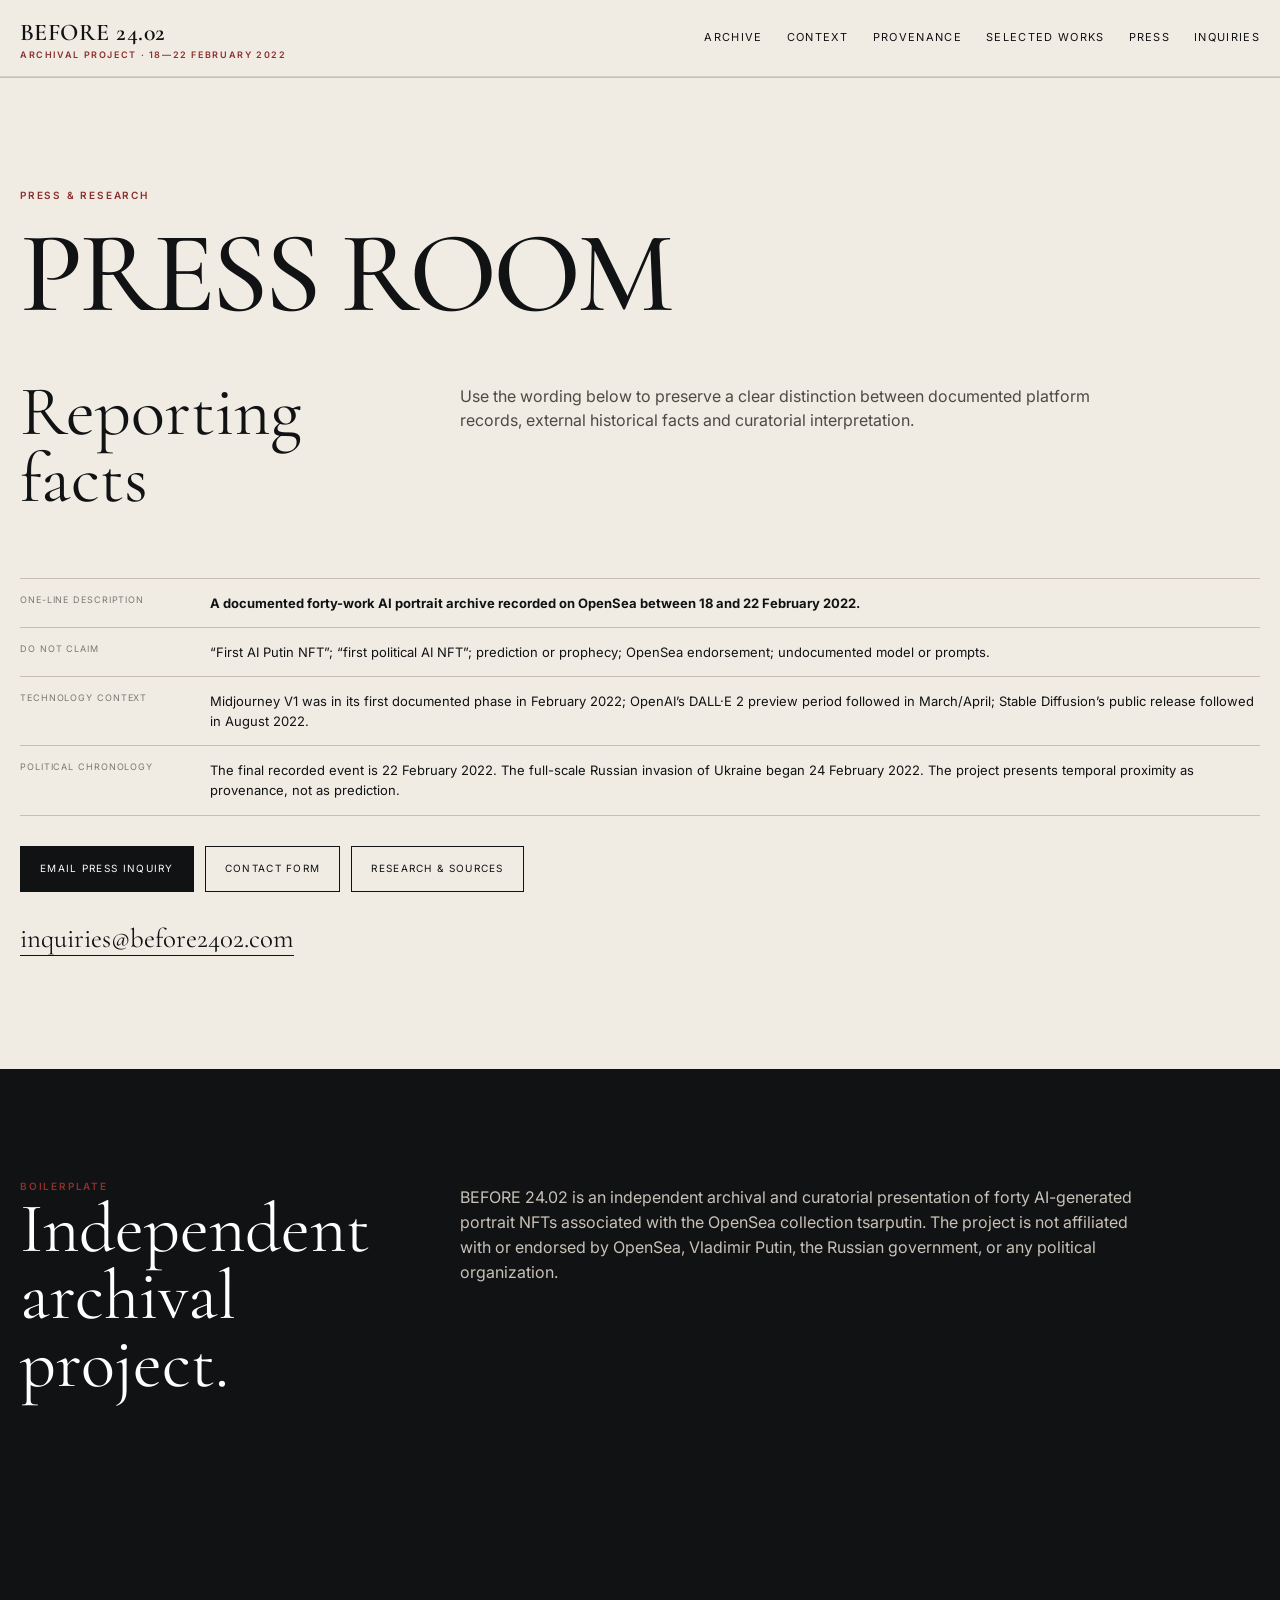
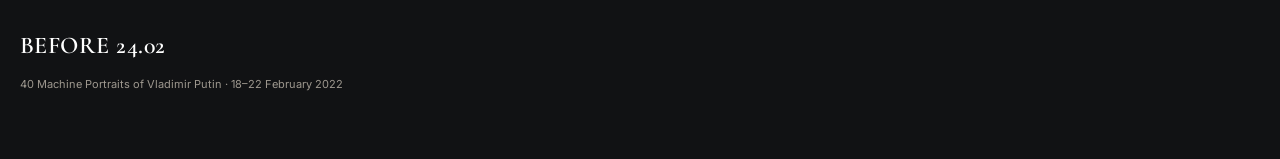
<file: press.html>
<!doctype html><html lang="en"><head><meta charset="utf-8"><meta name="viewport" content="width=device-width,initial-scale=1"><title>Press — BEFORE 24.02</title><meta name="description" content="Press facts and verification notes for BEFORE 24.02."><meta name="theme-color" content="#f0ece4"><link rel="stylesheet" href="/assets/style.css"></head><body><header class="nav"><div class="wrap navin"><a class="brand" href="/"><span>BEFORE 24.02</span><small>ARCHIVAL PROJECT · 18—22 FEBRUARY 2022</small></a><button class="menu" aria-label="Open menu">☰</button><nav class="links"><a href="/#archive">Archive</a><a href="/#context">Context</a><a href="/#provenance">Provenance</a><a href="/#selected">Selected works</a><a href="/press.html">Press</a><a href="/#inquiries">Inquiries</a></nav></div></header><main><section class="section"><div class="wrap"><div class="kicker">Press & research</div><h1 class="display" style="font-size:clamp(60px,9vw,126px)">PRESS ROOM</h1><div class="section-title" style="margin-top:55px"><h2>Reporting facts</h2><p>Use the wording below to preserve a clear distinction between documented platform records, external historical facts and curatorial interpretation.</p></div><div class="data-table"><div class="drow"><span>One-line description</span><b>A documented forty-work AI portrait archive recorded on OpenSea between 18 and 22 February 2022.</b></div><div class="drow"><span>Do not claim</span><span>“First AI Putin NFT”; “first political AI NFT”; prediction or prophecy; OpenSea endorsement; undocumented model or prompts.</span></div><div class="drow"><span>Technology context</span><span>Midjourney V1 was in its first documented phase in February 2022; OpenAI’s DALL·E 2 preview period followed in March/April; Stable Diffusion’s public release followed in August 2022.</span></div><div class="drow"><span>Political chronology</span><span>The final recorded event is 22 February 2022. The full-scale Russian invasion of Ukraine began 24 February 2022. The project presents temporal proximity as provenance, not as prediction.</span></div></div><div class="actions"><a class="btn dark" href="mailto:inquiries@before2402.com?subject=Press%20Inquiry%20—%20BEFORE%2024.02">Email press inquiry</a><a class="btn" href="/#inquiries">Contact form</a><a class="btn" href="/sources.html">Research & sources</a></div><p class="contact-email"><a href="mailto:inquiries@before2402.com">inquiries@before2402.com</a></p></div></section><section class="section dark"><div class="wrap"><div class="section-title"><div><div class="kicker">Boilerplate</div><h2 style="color:white">Independent archival project.</h2></div><p>BEFORE 24.02 is an independent archival and curatorial presentation of forty AI-generated portrait NFTs associated with the OpenSea collection tsarputin. The project is not affiliated with or endorsed by OpenSea, Vladimir Putin, the Russian government, or any political organization.</p></div></div></section></main><footer class="footer"><div class="wrap"><div class="brand">BEFORE 24.02</div><p class="legal">40 Machine Portraits of Vladimir Putin · 18–22 February 2022</p></div></footer><script src="/assets/site.js"></script></body></html>
</file>
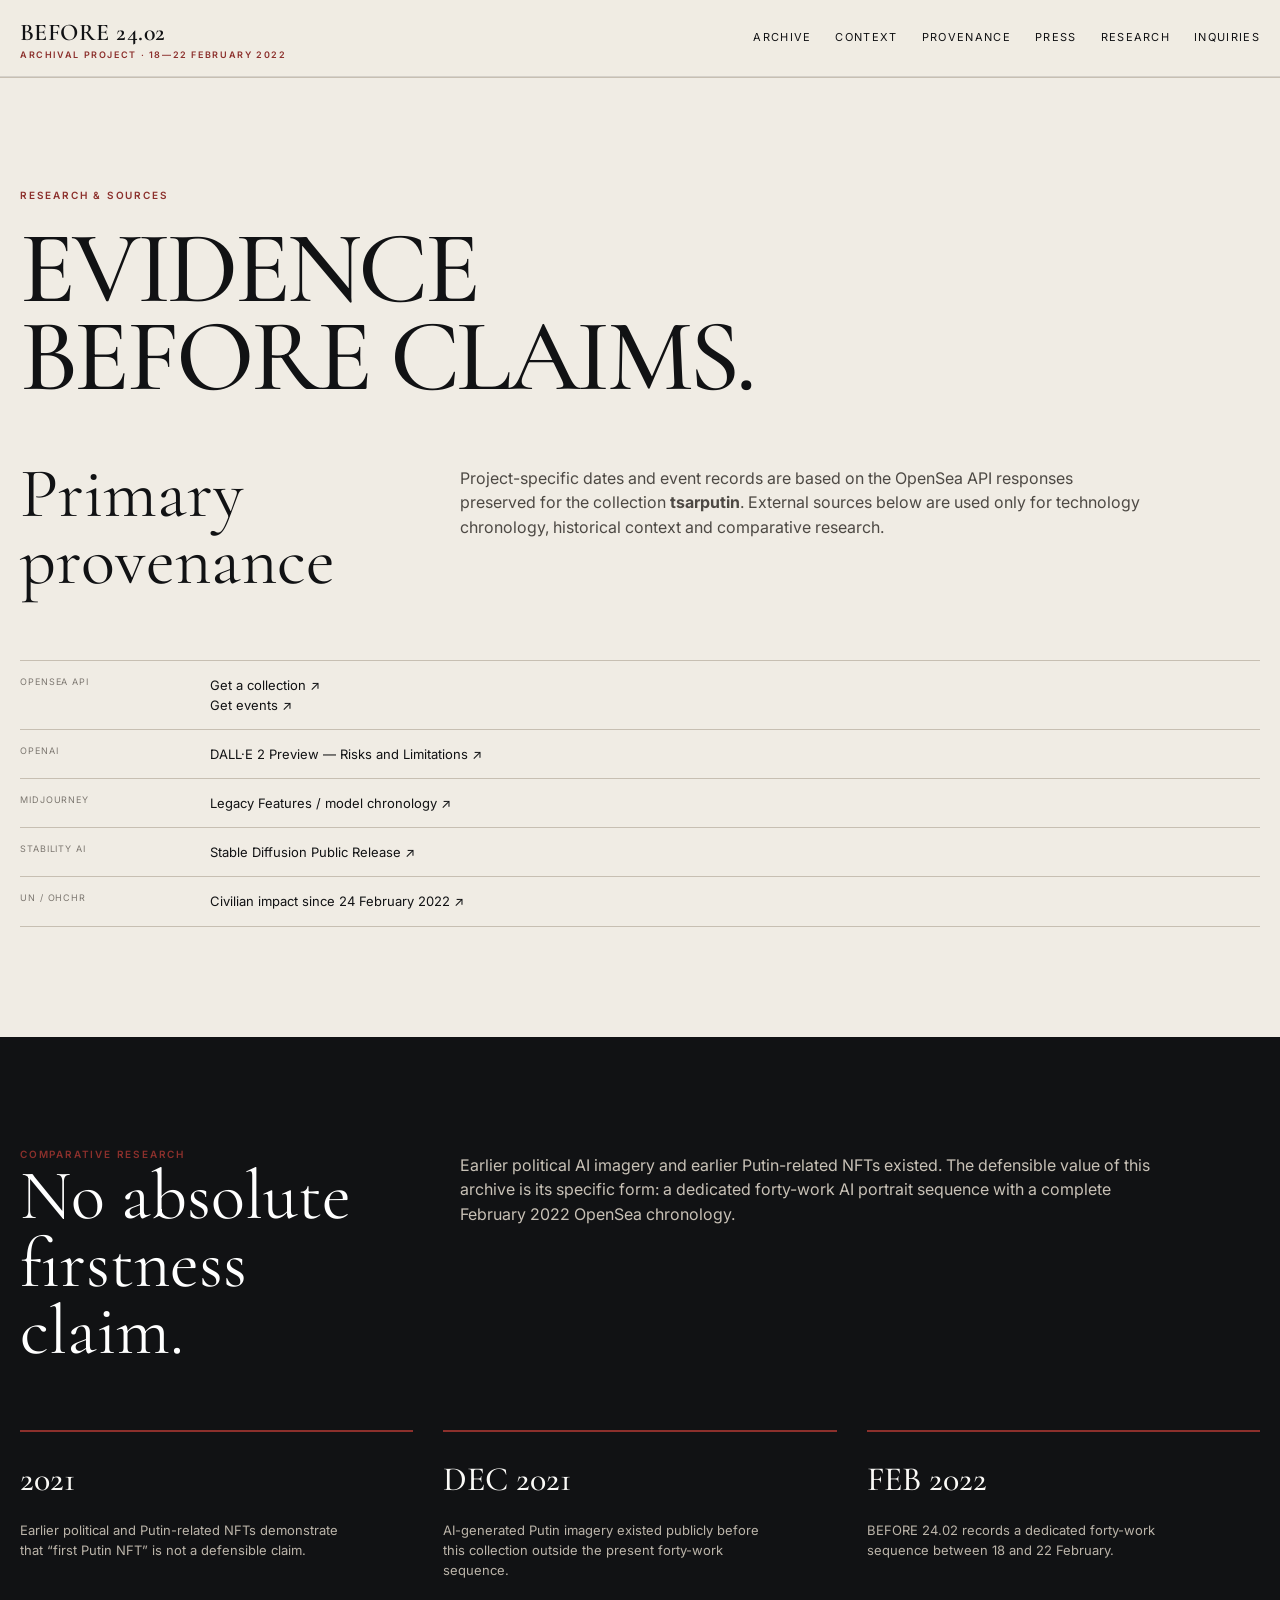
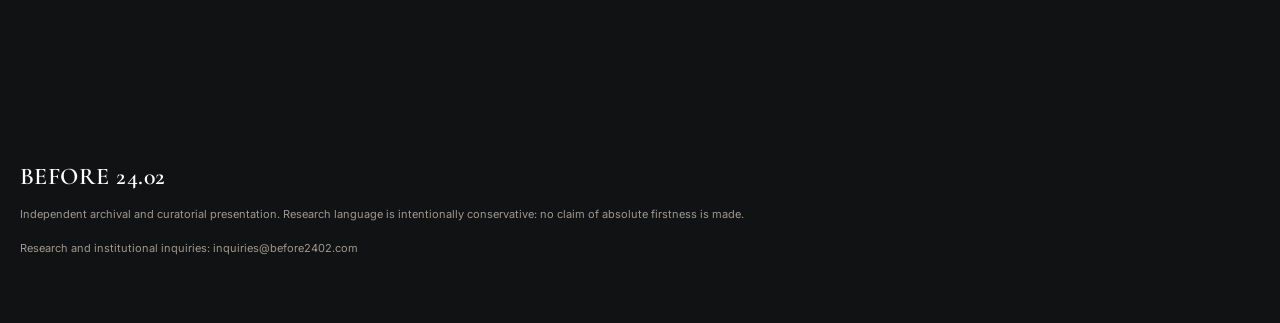
<file: sources.html>
<!doctype html><html lang="en"><head><meta charset="utf-8"><meta name="viewport" content="width=device-width,initial-scale=1"><title>Research & Sources — BEFORE 24.02</title><meta name="description" content="Research notes and source references for BEFORE 24.02."><link rel="stylesheet" href="/assets/style.css"></head><body><header class="nav"><div class="wrap navin"><a class="brand" href="/"><span>BEFORE 24.02</span><small>ARCHIVAL PROJECT · 18—22 FEBRUARY 2022</small></a><button class="menu" aria-label="Open menu">☰</button><nav class="links"><a href="/#archive">Archive</a><a href="/#context">Context</a><a href="/#provenance">Provenance</a><a href="/press.html">Press</a><a href="/sources.html">Research</a><a href="/#inquiries">Inquiries</a></nav></div></header><main><section class="section"><div class="wrap"><div class="kicker">Research & sources</div><h1 class="display" style="font-size:clamp(54px,8vw,112px)">EVIDENCE<br>BEFORE CLAIMS.</h1><div class="section-title" style="margin-top:60px"><h2>Primary provenance</h2><p>Project-specific dates and event records are based on the OpenSea API responses preserved for the collection <b>tsarputin</b>. External sources below are used only for technology chronology, historical context and comparative research.</p></div><div class="data-table"><div class="drow"><span>OpenSea API</span><span><a href="https://docs.opensea.io/reference/get_collection" target="_blank" rel="noopener">Get a collection ↗</a><br><a href="https://docs.opensea.io/reference/list_events" target="_blank" rel="noopener">Get events ↗</a></span></div><div class="drow"><span>OpenAI</span><span><a href="https://github.com/openai/dalle-2-preview/blob/main/system-card.md" target="_blank" rel="noopener">DALL·E 2 Preview — Risks and Limitations ↗</a></span></div><div class="drow"><span>Midjourney</span><span><a href="https://docs.midjourney.com/hc/en-us/articles/33329788681101-Legacy-Features" target="_blank" rel="noopener">Legacy Features / model chronology ↗</a></span></div><div class="drow"><span>Stability AI</span><span><a href="https://stability.ai/news-updates/stable-diffusion-public-release" target="_blank" rel="noopener">Stable Diffusion Public Release ↗</a></span></div><div class="drow"><span>UN / OHCHR</span><span><a href="https://ukraine.ohchr.org/en/two-year-update-protection-civilians-impact-hostilities-civilians-24-february-2022-EN" target="_blank" rel="noopener">Civilian impact since 24 February 2022 ↗</a></span></div></div></div></section><section class="section dark"><div class="wrap"><div class="section-title"><div><div class="kicker">Comparative research</div><h2 style="color:white">No absolute firstness claim.</h2></div><p>Earlier political AI imagery and earlier Putin-related NFTs existed. The defensible value of this archive is its specific form: a dedicated forty-work AI portrait sequence with a complete February 2022 OpenSea chronology.</p></div><div class="timeline"><div class="tline"><b>2021</b><p>Earlier political and Putin-related NFTs demonstrate that “first Putin NFT” is not a defensible claim.</p></div><div class="tline"><b>DEC 2021</b><p>AI-generated Putin imagery existed publicly before this collection outside the present forty-work sequence.</p></div><div class="tline"><b>FEB 2022</b><p>BEFORE 24.02 records a dedicated forty-work sequence between 18 and 22 February.</p></div></div></div></section></main><footer class="footer"><div class="wrap"><div class="brand">BEFORE 24.02</div><p class="legal">Independent archival and curatorial presentation. Research language is intentionally conservative: no claim of absolute firstness is made.<br><br>Research and institutional inquiries: <a href="mailto:inquiries@before2402.com">inquiries@before2402.com</a></p></div></footer><script src="/assets/site.js"></script></body></html>
</file>
<file: assets/style.css>
@import url('https://fonts.googleapis.com/css2?family=Cormorant+Garamond:ital,wght@0,400;0,500;0,600;1,400&family=Inter:wght@400;500;600&display=swap');
:root{--ink:#111214;--paper:#f0ece4;--paper2:#e9e3d8;--muted:#7c7770;--oxide:#8c302c;--rule:#c7bfb2;--white:#fbfaf7;--blue:#2081e2;--sans:'Inter',system-ui,sans-serif;--serif:'Cormorant Garamond','Iowan Old Style','Palatino Linotype',Georgia,serif;--max:1380px}
*{box-sizing:border-box}html{scroll-behavior:smooth}body{margin:0;background:var(--paper);color:var(--ink);font-family:var(--sans);font-size:16px;line-height:1.55;-webkit-font-smoothing:antialiased}a{color:inherit;text-decoration:none}img{display:block;max-width:100%}button,input,textarea,select{font:inherit}.wrap{width:min(calc(100% - 40px),var(--max));margin:auto}.nav{position:sticky;top:0;z-index:50;background:rgba(240,236,228,.93);backdrop-filter:blur(16px);border-bottom:1px solid rgba(17,18,20,.12)}.navin{height:76px;display:flex;align-items:center;justify-content:space-between;gap:24px}.brand{font-family:var(--serif);font-weight:600;font-size:24px;letter-spacing:.02em}.brand small{font-family:var(--sans);font-size:9px;letter-spacing:.18em;color:var(--oxide);display:block;margin-top:-4px}.links{display:flex;gap:24px;align-items:center;font-size:11px;letter-spacing:.12em;text-transform:uppercase}.links a:hover{color:var(--oxide)}.menu{display:none;border:0;background:transparent;font-size:22px}.hero{min-height:calc(100vh - 76px);display:grid;grid-template-columns:1.1fr .9fr;align-items:end;padding:72px 0 48px}.eyebrow{font-size:10px;text-transform:uppercase;letter-spacing:.2em;color:var(--oxide);font-weight:600}.hero h1,.display{font-family:var(--serif);font-weight:500;line-height:.86;letter-spacing:-.035em;margin:20px 0}.hero h1{font-size:clamp(72px,11vw,170px)}.hero h1 span{display:block;color:var(--oxide)}.herocopy{padding:0 0 18px 8vw;max-width:540px}.hero h2{font-family:var(--serif);font-size:clamp(28px,3.2vw,48px);font-weight:400;line-height:1.05;margin:0 0 24px}.lede{font-size:17px;color:#373532;max-width:620px}.actions{display:flex;gap:11px;flex-wrap:wrap;margin-top:30px}.btn{display:inline-flex;justify-content:center;align-items:center;min-height:46px;border:1px solid var(--ink);padding:0 19px;font-size:10px;letter-spacing:.13em;text-transform:uppercase;background:transparent;cursor:pointer}.btn.dark{background:var(--ink);color:var(--white)}.btn:hover{background:var(--oxide);border-color:var(--oxide);color:white}.section{padding:110px 0;border-top:1px solid var(--rule)}.section.dark{background:var(--ink);color:var(--white);border:0}.section-title{display:grid;grid-template-columns:1fr 2fr;gap:40px;margin-bottom:65px}.section-title h2{font-family:var(--serif);font-size:clamp(44px,5.5vw,78px);font-weight:400;line-height:.96;margin:0}.section-title p{max-width:690px;color:#4d4944;margin:6px 0 0}.dark .section-title p{color:#c8c1b6}.kicker{font-size:10px;letter-spacing:.18em;text-transform:uppercase;color:var(--oxide);font-weight:600}.facts{display:grid;grid-template-columns:repeat(4,1fr);gap:1px;background:var(--rule);border:1px solid var(--rule)}.fact{background:var(--paper);padding:28px 26px}.fact b{display:block;font-family:var(--serif);font-size:31px;font-weight:500}.fact span{font-size:9px;letter-spacing:.14em;text-transform:uppercase;color:var(--muted)}.quote{font-family:var(--serif);font-size:clamp(35px,5vw,70px);line-height:1.05;font-weight:400;max-width:1120px;margin:0}.quote em{color:var(--oxide);font-style:normal}.timeline{margin-top:60px;display:grid;grid-template-columns:repeat(3,1fr);gap:30px}.tline{padding-top:22px;border-top:2px solid var(--oxide)}.tline b{font-family:var(--serif);font-size:34px;font-weight:500}.tline p{font-size:13px;color:#bcb5aa;max-width:320px}.feature-grid{display:grid;grid-template-columns:1.1fr .9fr;gap:12px}.feature-stack{display:grid;grid-template-columns:1fr 1fr;gap:12px}.art-card{position:relative;background:#d8d2c8;overflow:hidden;cursor:pointer}.art-card img{width:100%;aspect-ratio:4/5;object-fit:cover;transition:transform .6s ease,filter .4s ease}.art-card:hover img{transform:scale(1.015)}.art-meta{display:flex;justify-content:space-between;align-items:flex-end;padding:13px 0 0}.art-meta b{font-family:var(--serif);font-size:24px;font-weight:500}.art-meta span{font-size:9px;letter-spacing:.1em;text-transform:uppercase;color:var(--muted)}.archive-controls{display:flex;justify-content:space-between;align-items:center;margin-bottom:26px;gap:20px}.archive-controls select{background:transparent;border:0;border-bottom:1px solid var(--ink);padding:8px 28px 8px 0}.archive-grid{display:grid;grid-template-columns:repeat(5,1fr);gap:36px 18px}.archive-item img{width:100%;aspect-ratio:4/5;object-fit:cover;background:#d8d2c8}.archive-item .num{font-family:var(--serif);font-size:22px;margin-top:10px}.archive-item .date{font-size:9px;letter-spacing:.1em;text-transform:uppercase;color:var(--muted)}.archive-item:hover .num{color:var(--oxide)}.provenance-grid{display:grid;grid-template-columns:1fr 1fr;gap:65px}.data-table{border-top:1px solid var(--rule)}.drow{display:grid;grid-template-columns:170px 1fr;gap:20px;padding:14px 0;border-bottom:1px solid var(--rule);font-size:13px}.drow span:first-child{font-size:9px;letter-spacing:.1em;text-transform:uppercase;color:var(--muted)}.mono{font-family:ui-monospace,SFMono-Regular,Menlo,monospace;font-size:11px;overflow-wrap:anywhere}.source-badge{display:inline-flex;align-items:center;gap:10px;margin-top:22px;font-size:11px}.osdot{width:28px;height:28px;border-radius:50%;background:var(--blue);display:grid;place-items:center;color:white;font-weight:600;font-size:10px}.inquiry{display:grid;grid-template-columns:1fr 1fr;gap:60px}.form{display:grid;gap:14px}.field{display:grid;gap:6px}.field label{font-size:9px;letter-spacing:.12em;text-transform:uppercase;color:var(--muted)}.field input,.field textarea,.field select{border:0;border-bottom:1px solid #8f8a82;background:transparent;padding:12px 0;outline:none}.field textarea{min-height:110px;resize:vertical}.footer{background:var(--ink);color:#d9d3ca;padding:55px 0}.footer-grid{display:grid;grid-template-columns:1.2fr 1fr 1fr;gap:30px}.footer .brand{color:white}.footer p{font-size:11px;color:#9e988f}.smalllinks{display:grid;gap:8px;font-size:11px}.smalllinks a:hover{color:white}.modal{position:fixed;inset:0;display:none;z-index:100;background:rgba(12,13,14,.82);padding:20px;overflow:auto}.modal.open{display:grid;place-items:center}.modal-box{width:min(720px,100%);background:var(--paper);padding:34px;position:relative}.close{position:absolute;right:18px;top:14px;border:0;background:transparent;font-size:28px;cursor:pointer}.modal-title{font-family:var(--serif);font-size:42px;margin:0 0 3px}.notice{padding:14px 16px;border-left:3px solid var(--oxide);background:var(--paper2);font-size:12px;color:#514d48}.work-page{padding:70px 0 110px}.work-layout{display:grid;grid-template-columns:minmax(0,1.15fr) minmax(330px,.85fr);gap:70px}.work-image img{width:100%;max-height:78vh;object-fit:contain;background:#d8d2c8}.work-title{font-family:var(--serif);font-size:64px;line-height:.9;margin:6px 0 10px;font-weight:500}.work-sub{font-family:var(--serif);font-size:25px;color:var(--oxide);font-style:italic}.work-note{font-family:var(--serif);font-size:24px;line-height:1.25;margin:32px 0;color:#3f3b37}.pager{display:flex;justify-content:space-between;border-top:1px solid var(--rule);padding-top:18px;margin-top:50px;font-size:11px;text-transform:uppercase;letter-spacing:.1em}.legal{font-size:10px;color:var(--muted);max-width:860px}.mobile-only{display:none}
@media(max-width:1000px){.hero{grid-template-columns:1fr;align-items:center}.hero h1{font-size:clamp(78px,19vw,130px)}.hero-copy,.hero copy{padding:30px 0 0}.hero-copy{padding:20px 0 0}.hero .herocopy{padding-left:0}.section-title{grid-template-columns:1fr}.archive-grid{grid-template-columns:repeat(3,1fr)}.feature-grid,.provenance-grid,.inquiry,.work-layout{grid-template-columns:1fr}.work-image img{max-height:none}.facts{grid-template-columns:repeat(2,1fr)}.footer-grid{grid-template-columns:1fr 1fr}.footer-grid>div:first-child{grid-column:1/-1}}
@media(max-width:700px){.wrap{width:min(calc(100% - 28px),var(--max))}.navin{height:64px}.links{display:none;position:absolute;top:64px;left:0;right:0;background:var(--paper);padding:20px 14px 26px;border-bottom:1px solid var(--rule);flex-direction:column;align-items:flex-start}.links.open{display:flex}.menu{display:block}.hero{min-height:auto;padding:72px 0 60px}.hero h1{font-size:clamp(67px,21vw,105px)}.herocopy{padding:20px 0 0}.section{padding:76px 0}.section-title{margin-bottom:38px}.archive-grid{grid-template-columns:repeat(2,1fr);gap:28px 12px}.timeline{grid-template-columns:1fr}.feature-grid,.feature-stack{grid-template-columns:1fr}.facts{grid-template-columns:1fr 1fr}.fact{padding:20px 15px}.fact b{font-size:25px}.drow{grid-template-columns:1fr;gap:4px}.footer-grid{grid-template-columns:1fr}.work-title{font-size:50px}.modal-box{padding:28px 20px}.mobile-only{display:block}}
@media(prefers-reduced-motion:reduce){*{scroll-behavior:auto!important;transition:none!important}}

/* Museum v2 */
.museum-hero{padding:58px 0 70px;border-bottom:1px solid var(--rule)}
.museum-hero-grid{display:grid;grid-template-columns:minmax(0,.9fr) minmax(420px,1.1fr);gap:7vw;align-items:end;min-height:calc(100vh - 76px)}
.museum-hero-copy{padding-bottom:2vh}
.museum-hero-copy h1{font-family:var(--serif);font-weight:500;font-size:clamp(82px,11vw,166px);line-height:.76;letter-spacing:-.055em;margin:24px 0 38px}
.museum-hero-copy h1 span{color:var(--oxide)}
.museum-hero-copy h2{font-family:var(--serif);font-weight:400;font-size:clamp(28px,3vw,46px);line-height:1.02;margin:0 0 20px;max-width:570px}
.museum-hero-copy>p{max-width:520px;color:#4a4641}
.museum-hero-art{margin:0;align-self:stretch;display:grid;align-content:end}
.museum-hero-art img{width:100%;height:min(74vh,820px);object-fit:contain;background:#ded8cf}
.museum-hero-art figcaption{display:flex;justify-content:space-between;gap:18px;padding-top:13px;border-top:1px solid var(--ink);margin-top:12px;font-size:9px;letter-spacing:.1em;text-transform:uppercase}
.museum-hero-art figcaption span{color:var(--muted)}
.statement-band{padding:92px 0 96px}
.anchors-grid{display:grid;grid-template-columns:1fr 1fr;gap:7vw}
.anchor-work img{width:100%;aspect-ratio:4/5;object-fit:cover;background:#d8d2c8}
.anchor-caption{display:flex;justify-content:space-between;align-items:end;gap:20px;padding-top:18px}
.anchor-caption h3{font-family:var(--serif);font-size:38px;font-weight:500;margin:2px 0 0}
.anchor-time{font-size:9px;color:var(--muted);letter-spacing:.08em;text-transform:uppercase;text-align:right;padding-bottom:5px}
.signature-grid{display:grid;grid-template-columns:1.12fr .88fr;gap:70px 6vw;align-items:start}
.signature-work img{width:100%;object-fit:cover;background:#d8d2c8}
.signature-work.s-006 img,.signature-work.s-032 img{aspect-ratio:4/5}
.signature-work.s-027,.signature-work.s-037{margin-top:12vw}
.signature-work.s-027 img,.signature-work.s-037 img{aspect-ratio:5/6}
.signature-caption{display:flex;justify-content:space-between;align-items:end;gap:18px;border-top:1px solid var(--ink);padding-top:12px;margin-top:12px}
.signature-caption h3{font-family:var(--serif);font-size:32px;font-weight:500;margin:2px 0 0}
.signature-caption>span{font-size:9px;color:var(--muted);text-transform:uppercase;letter-spacing:.08em}
.archive-entry{margin-top:110px;padding:34px 0;border-top:1px solid var(--ink);border-bottom:1px solid var(--ink);display:flex;align-items:center;justify-content:space-between;gap:30px}
.archive-entry h3{font-family:var(--serif);font-size:42px;font-weight:500;margin:4px 0 0}
.inquiries-section{background:#e8e2d8}
.archive-hero{padding:110px 0 80px}
.archive-hero h1{font-family:var(--serif);font-weight:500;font-size:clamp(72px,12vw,165px);line-height:.82;letter-spacing:-.055em;margin:22px 0 45px}
.archive-intro{display:grid;grid-template-columns:1fr 1fr;gap:7vw;max-width:980px;font-family:var(--serif);font-size:24px;line-height:1.2}
.archive-catalog{padding:20px 0 120px}
.archive-catalog-head{display:grid;grid-template-columns:auto auto auto 1fr;gap:14px;align-items:center;border-top:1px solid var(--ink);padding:14px 0 28px;font-size:9px;letter-spacing:.1em;text-transform:uppercase}
.catalog-note{text-align:right;color:var(--muted)}
.archive-page-grid{grid-template-columns:repeat(4,1fr);gap:64px 22px}
.archive-page-grid .archive-item img{aspect-ratio:4/5}
.catalog-caption{display:flex;justify-content:space-between;align-items:flex-start;gap:10px;border-top:1px solid var(--ink);margin-top:10px;padding-top:10px}
.catalog-caption .num{font-family:var(--serif);font-size:22px;line-height:1}
.catalog-caption .cur-title{display:block;font-size:8px;letter-spacing:.08em;text-transform:uppercase;color:var(--oxide);margin-top:5px}
.catalog-caption .date{font-size:8px;color:var(--muted);white-space:nowrap;text-transform:uppercase;letter-spacing:.08em;padding-top:3px}
@media(max-width:1000px){.museum-hero-grid{grid-template-columns:1fr;min-height:auto}.museum-hero-art img{height:auto;max-height:76vh}.museum-hero-copy{padding-top:25px}.signature-grid{gap:60px 24px}.archive-page-grid{grid-template-columns:repeat(3,1fr)}}
@media(max-width:700px){.museum-hero{padding:52px 0 52px}.museum-hero-grid{gap:42px}.museum-hero-copy h1{font-size:clamp(76px,24vw,112px);line-height:.75;margin:20px 0 32px}.museum-hero-copy h2{font-size:31px}.museum-hero-art img{width:100%;max-height:none;aspect-ratio:4/5;object-fit:cover}.museum-hero-art figcaption{font-size:8px}.statement-band{padding:72px 0}.anchors-grid{grid-template-columns:1fr;gap:68px}.anchor-caption{display:block}.anchor-time{text-align:left;margin-top:7px}.anchor-caption h3{font-size:34px}.signature-grid{grid-template-columns:1fr;gap:72px}.signature-work.s-027,.signature-work.s-037{margin-top:0}.signature-work img{aspect-ratio:4/5!important}.signature-caption h3{font-size:30px}.archive-entry{margin-top:78px;display:block}.archive-entry .btn{margin-top:22px;width:100%}.archive-hero{padding:76px 0 58px}.archive-hero h1{font-size:clamp(64px,22vw,100px);margin-bottom:34px}.archive-intro{grid-template-columns:1fr;font-size:21px;gap:10px}.archive-page-grid{grid-template-columns:repeat(2,1fr);gap:45px 12px}.archive-catalog-head{grid-template-columns:auto auto auto}.catalog-note{display:none}.catalog-caption{display:block}.catalog-caption .date{display:block;margin-top:7px}.catalog-caption .num{font-size:20px}}

.contact-email{margin:26px 0 0;font-family:var(--serif);font-size:clamp(22px,2.1vw,31px)}.contact-email a{border-bottom:1px solid currentColor}.contact-email a:hover{color:var(--oxide)}
</file>
